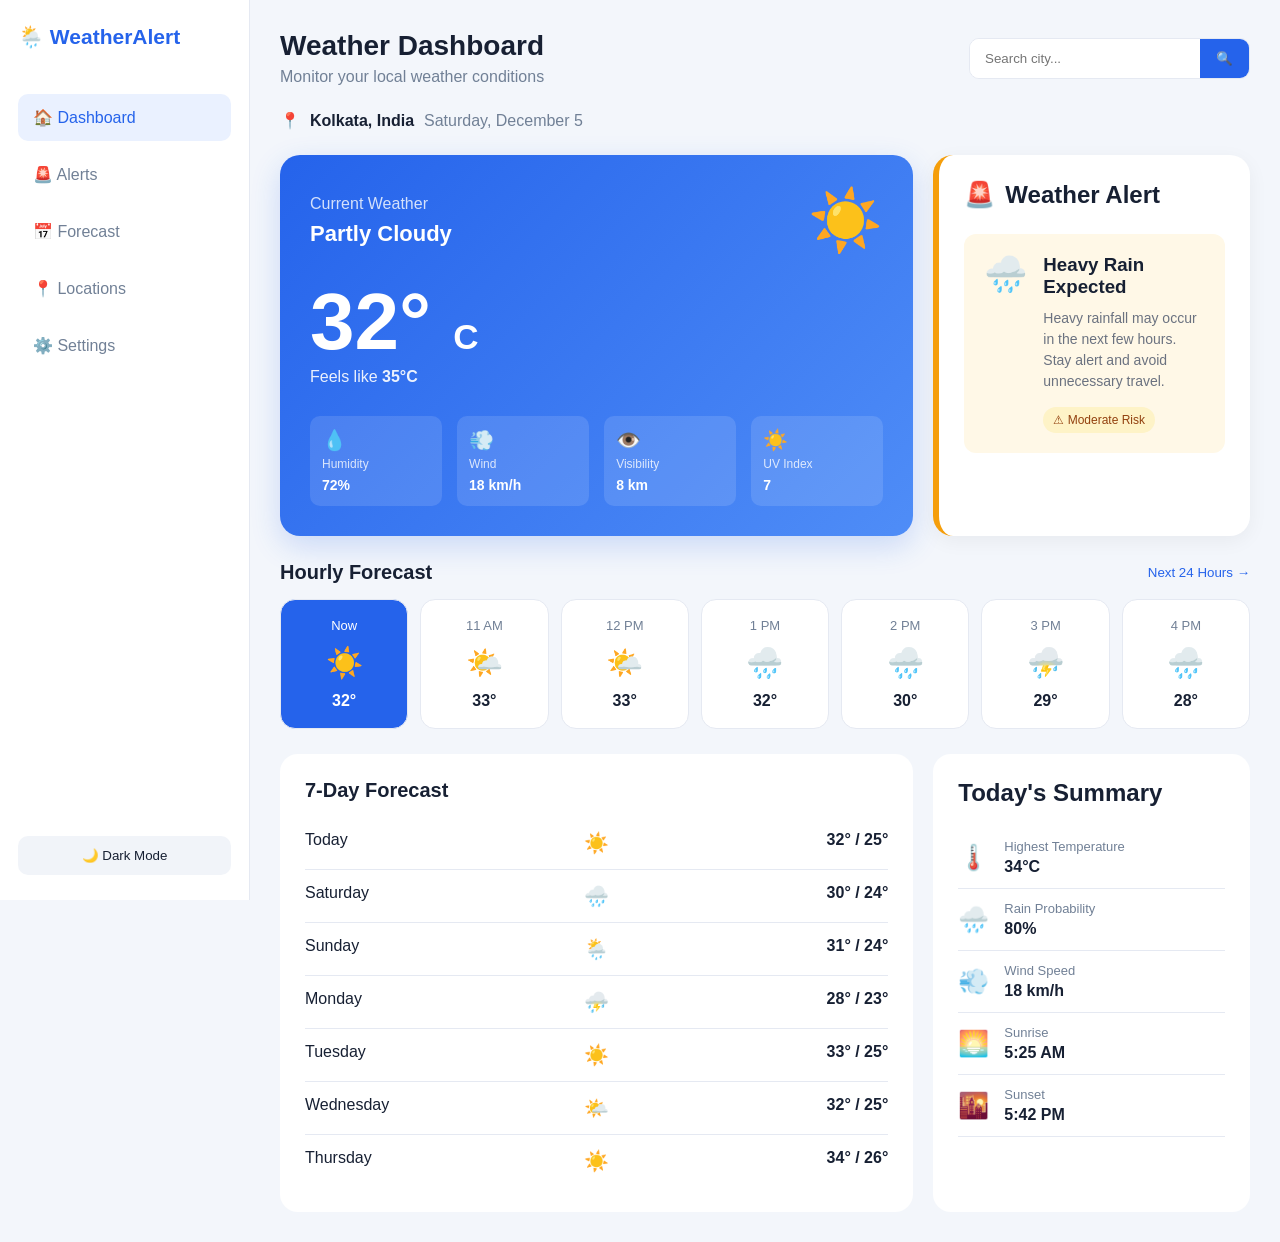
<file: index.html>
<!DOCTYPE html>
<html lang="en">
<head>
    <meta charset="UTF-8">
    <meta name="viewport" content="width=device-width, initial-scale=1.0">

    <title>Weather-Alert</title>

    <link rel="stylesheet" href="style.css">
</head>

<body>

    <!-- Sidebar -->
    <aside class="sidebar">

        <div class="logo">
            🌦️ <span>WeatherAlert</span>
        </div>

        <nav>
            <a href="index.html" class="active">🏠 Dashboard</a>
            <a href="alert.html">🚨 Alerts</a>
            <a href="forecast.html">📅 Forecast</a>
            <a href="location.html">📍 Locations</a>
            <a href="satting.html">⚙️ Settings</a>
        </nav>

        <div class="sidebar-bottom">
            <button id="darkModeBtn">🌙 Dark Mode</button>
        </div>

    </aside>


    <!-- Main Content -->
    <main class="main">

        <!-- Top bar -->
        <header class="topbar">

            <div>
                <h1>Weather Dashboard</h1>
                <p>Monitor your local weather conditions</p>
            </div>

            <div class="search-box">
                <input
                    type="text"
                    id="cityInput"
                    placeholder="Search city..."
                >

                <button onclick="searchCity()">🔍</button>
            </div>

        </header>


        <!-- Location -->
        <section class="location">
            <span>📍</span>
            <strong id="cityName">Kolkata, India</strong>
            <span id="date">Friday, September 18</span>
        </section>


        <!-- Weather Overview -->
        <section class="dashboard-grid">

            <!-- Main Weather Card -->
            <div class="weather-card">

                <div class="weather-header">
                    <div>
                        <p>Current Weather</p>
                        <h2 id="weatherCondition">Partly Cloudy</h2>
                    </div>

                    <div class="weather-icon">
                        ☀️
                    </div>
                </div>

                <div class="temperature">
                    <span id="temperature">32</span>°
                    <small>C</small>
                </div>

                <p class="feels">
                    Feels like <strong id="feelsLike">35°C</strong>
                </p>

                <div class="weather-stats">

                    <div>
                        <span>💧</span>
                        <p>Humidity</p>
                        <strong id="humidity">72%</strong>
                    </div>

                    <div>
                        <span>💨</span>
                        <p>Wind</p>
                        <strong id="wind">18 km/h</strong>
                    </div>

                    <div>
                        <span>👁️</span>
                        <p>Visibility</p>
                        <strong id="visibility">8 km</strong>
                    </div>

                    <div>
                        <span>☀️</span>
                        <p>UV Index</p>
                        <strong id="uv">7</strong>
                    </div>

                </div>

            </div>


            <!-- Alert Card -->
            <div class="alert-card">

                <div class="alert-title">
                    <span>🚨</span>
                    <h2>Weather Alert</h2>
                </div>

                <div class="alert-content">

                    <span class="alert-icon">🌧️</span>

                    <div>
                        <h3>Heavy Rain Expected</h3>

                        <p>
                            Heavy rainfall may occur in the next
                            few hours. Stay alert and avoid
                            unnecessary travel.
                        </p>

                        <span class="warning">
                            ⚠ Moderate Risk
                        </span>
                    </div>

                </div>

            </div>

        </section>


        <!-- Hourly Forecast -->
        <section class="section">

            <div class="section-header">
                <h2>Hourly Forecast</h2>
                <button>Next 24 Hours →</button>
            </div>

            <div class="hourly">

                <div class="hour active-hour">
                    <p>Now</p>
                    <span>☀️</span>
                    <strong>32°</strong>
                </div>

                <div class="hour">
                    <p>11 AM</p>
                    <span>🌤️</span>
                    <strong>33°</strong>
                </div>

                <div class="hour">
                    <p>12 PM</p>
                    <span>🌤️</span>
                    <strong>33°</strong>
                </div>

                <div class="hour">
                    <p>1 PM</p>
                    <span>🌧️</span>
                    <strong>32°</strong>
                </div>

                <div class="hour">
                    <p>2 PM</p>
                    <span>🌧️</span>
                    <strong>30°</strong>
                </div>

                <div class="hour">
                    <p>3 PM</p>
                    <span>⛈️</span>
                    <strong>29°</strong>
                </div>

                <div class="hour">
                    <p>4 PM</p>
                    <span>🌧️</span>
                    <strong>28°</strong>
                </div>

            </div>

        </section>


        <!-- Bottom section -->
        <section class="bottom-grid">

            <!-- 7 Day Forecast -->
            <div class="forecast-card">

                <div class="section-header">
                    <h2>7-Day Forecast</h2>
                </div>

                <div class="forecast-row">
                    <span>Today</span>
                    <span>☀️</span>
                    <strong>32° / 25°</strong>
                </div>

                <div class="forecast-row">
                    <span>Saturday</span>
                    <span>🌧️</span>
                    <strong>30° / 24°</strong>
                </div>

                <div class="forecast-row">
                    <span>Sunday</span>
                    <span>🌦️</span>
                    <strong>31° / 24°</strong>
                </div>

                <div class="forecast-row">
                    <span>Monday</span>
                    <span>⛈️</span>
                    <strong>28° / 23°</strong>
                </div>

                <div class="forecast-row">
                    <span>Tuesday</span>
                    <span>☀️</span>
                    <strong>33° / 25°</strong>
                </div>

                <div class="forecast-row">
                    <span>Wednesday</span>
                    <span>🌤️</span>
                    <strong>32° / 25°</strong>
                </div>

                <div class="forecast-row">
                    <span>Thursday</span>
                    <span>☀️</span>
                    <strong>34° / 26°</strong>
                </div>

            </div>


            <!-- Quick Info -->
            <div class="info-card">

                <h2>Today's Summary</h2>

                <div class="info-item">
                    <span>🌡️</span>
                    <div>
                        <p>Highest Temperature</p>
                        <strong>34°C</strong>
                    </div>
                </div>

                <div class="info-item">
                    <span>🌧️</span>
                    <div>
                        <p>Rain Probability</p>
                        <strong>80%</strong>
                    </div>
                </div>

                <div class="info-item">
                    <span>💨</span>
                    <div>
                        <p>Wind Speed</p>
                        <strong>18 km/h</strong>
                    </div>
                </div>

                <div class="info-item">
                    <span>🌅</span>
                    <div>
                        <p>Sunrise</p>
                        <strong>5:25 AM</strong>
                    </div>
                </div>

                <div class="info-item">
                    <span>🌇</span>
                    <div>
                        <p>Sunset</p>
                        <strong>5:42 PM</strong>
                    </div>
                </div>

            </div>

        </section>

    </main>

    <script src="script.js"></script>

</body>
</html>
</file>
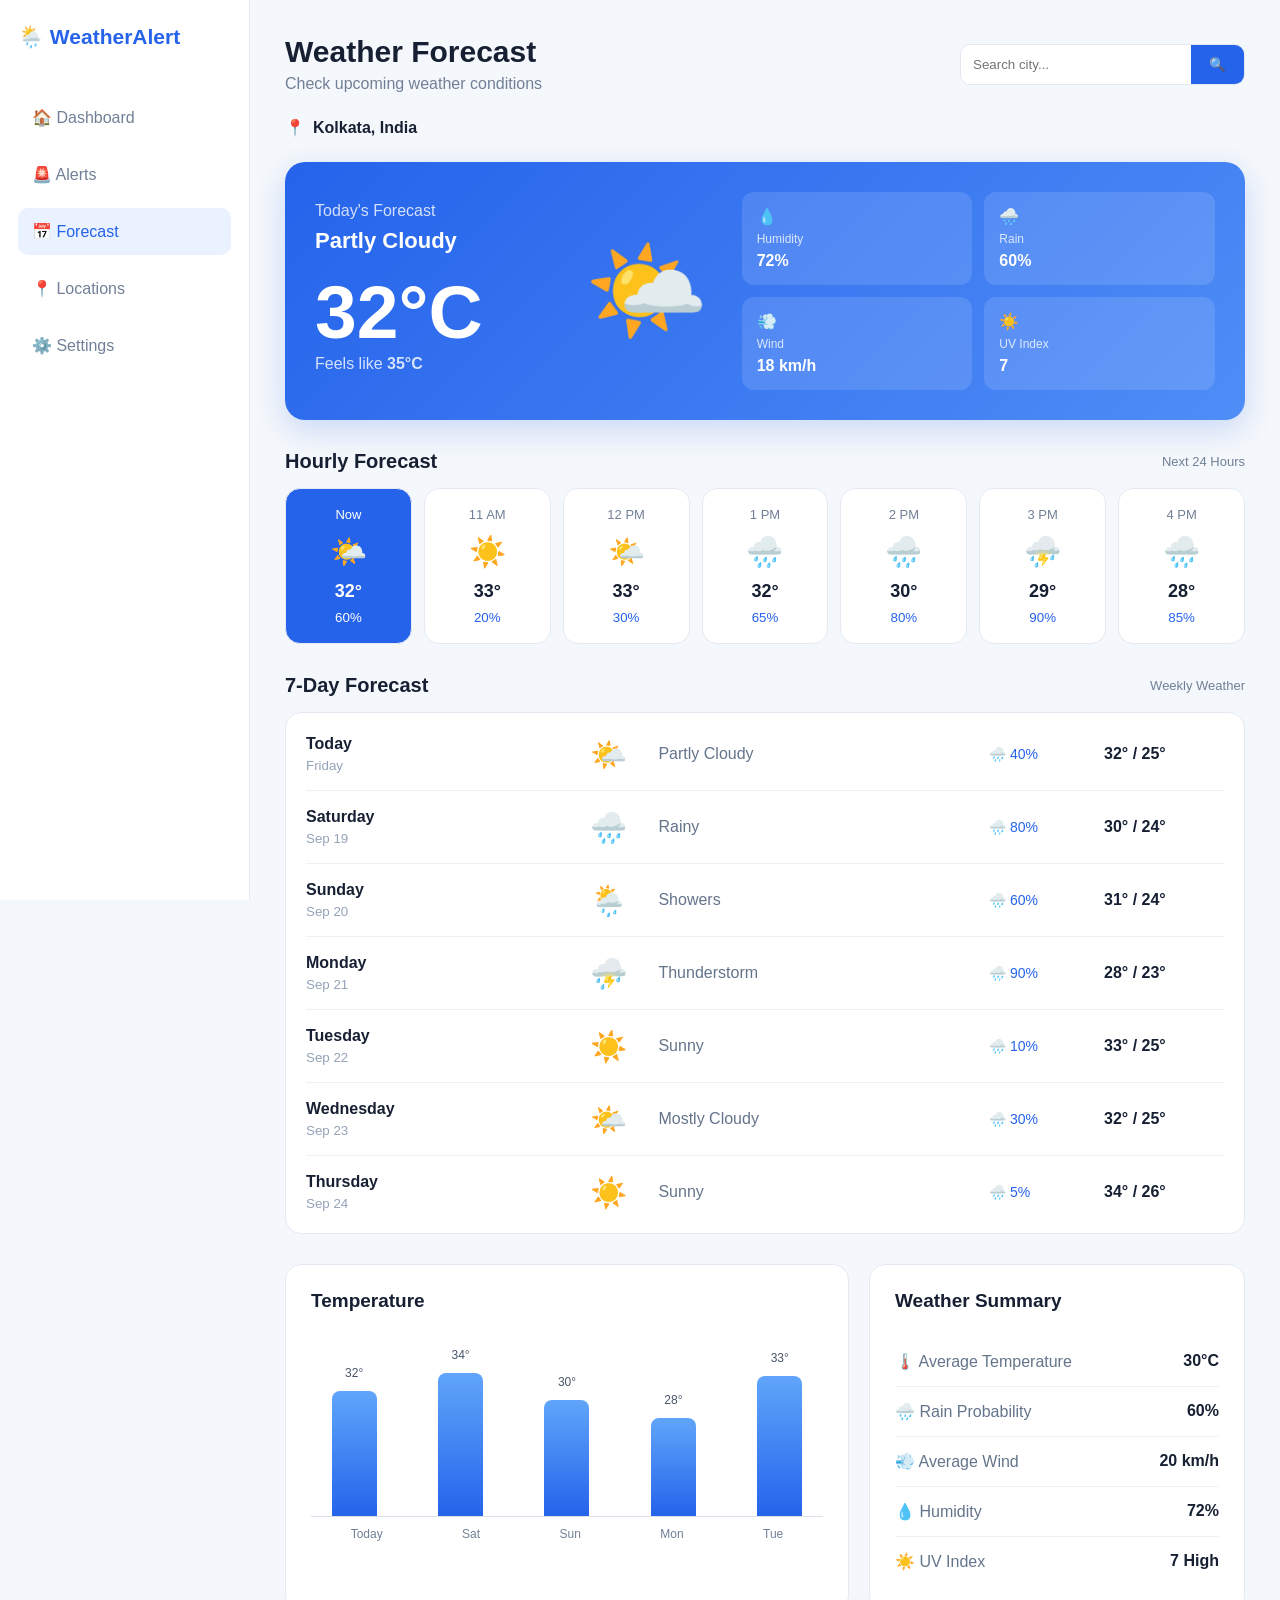
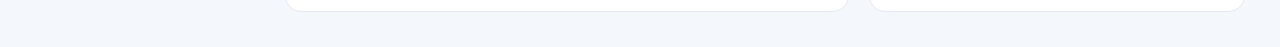
<file: forecast.html>
<!DOCTYPE html>
<html lang="en">
<head>
    <meta charset="UTF-8">
    <meta name="viewport" content="width=device-width, initial-scale=1.0">
    <title>WeatherAlert - Forecast</title>
    <link rel="stylesheet" href="forecast.css">
</head>

<body>

<aside class="sidebar">

    <div class="logo">🌦️ WeatherAlert</div>

    <nav>
        <a href="index.html">🏠 Dashboard</a>
        <a href="alert.html">🚨 Alerts</a>
        <a href="forecast.html" class="active">📅 Forecast</a>
        <a href="location.html">📍 Locations</a>
        <a href="satting.html">⚙️ Settings</a>
    </nav>

</aside>


<main class="main">

    <header class="header">

        <div>
            <h1>Weather Forecast</h1>
            <p>Check upcoming weather conditions</p>
        </div>

        <div class="search">
            <input
                type="text"
                id="cityInput"
                placeholder="Search city..."
            >
            <button onclick="searchCity()">🔍</button>
        </div>

    </header>


    <section class="location">
        📍 <strong id="cityName">Kolkata, India</strong>
    </section>


    <!-- TODAY -->
    <section class="today-card">

        <div class="today-info">

            <p>Today's Forecast</p>

            <h2 id="todayCondition">
                Partly Cloudy
            </h2>

            <div class="today-temp">
                <span id="todayTemp">32</span>°C
            </div>

            <p>
                Feels like
                <strong id="feelsLike">35°C</strong>
            </p>

        </div>

        <div class="today-icon">
            🌤️
        </div>

        <div class="today-stats">

            <div>
                💧
                <span>Humidity</span>
                <strong id="humidity">72%</strong>
            </div>

            <div>
                🌧️
                <span>Rain</span>
                <strong id="rain">60%</strong>
            </div>

            <div>
                💨
                <span>Wind</span>
                <strong id="wind">18 km/h</strong>
            </div>

            <div>
                ☀️
                <span>UV Index</span>
                <strong id="uv">7</strong>
            </div>

        </div>

    </section>


    <!-- HOURLY -->
    <section class="section">

        <div class="section-title">
            <h2>Hourly Forecast</h2>
            <span>Next 24 Hours</span>
        </div>

        <div class="hourly-container" id="hourlyForecast">

            <div class="hour active">
                <p>Now</p>
                <span>🌤️</span>
                <strong>32°</strong>
                <small>60%</small>
            </div>

            <div class="hour">
                <p>11 AM</p>
                <span>☀️</span>
                <strong>33°</strong>
                <small>20%</small>
            </div>

            <div class="hour">
                <p>12 PM</p>
                <span>🌤️</span>
                <strong>33°</strong>
                <small>30%</small>
            </div>

            <div class="hour">
                <p>1 PM</p>
                <span>🌧️</span>
                <strong>32°</strong>
                <small>65%</small>
            </div>

            <div class="hour">
                <p>2 PM</p>
                <span>🌧️</span>
                <strong>30°</strong>
                <small>80%</small>
            </div>

            <div class="hour">
                <p>3 PM</p>
                <span>⛈️</span>
                <strong>29°</strong>
                <small>90%</small>
            </div>

            <div class="hour">
                <p>4 PM</p>
                <span>🌧️</span>
                <strong>28°</strong>
                <small>85%</small>
            </div>

        </div>

    </section>


    <!-- 7 DAY -->
    <section class="section">

        <div class="section-title">
            <h2>7-Day Forecast</h2>
            <span>Weekly Weather</span>
        </div>

        <div class="weekly-card" id="weeklyForecast">

            <div class="day today">
                <div>
                    <strong>Today</strong>
                    <small>Friday</small>
                </div>

                <span>🌤️</span>

                <div class="condition">
                    Partly Cloudy
                </div>

                <div class="rain">
                    🌧️ 40%
                </div>

                <strong>32° / 25°</strong>
            </div>


            <div class="day">

                <div>
                    <strong>Saturday</strong>
                    <small>Sep 19</small>
                </div>

                <span>🌧️</span>

                <div class="condition">
                    Rainy
                </div>

                <div class="rain">
                    🌧️ 80%
                </div>

                <strong>30° / 24°</strong>

            </div>


            <div class="day">

                <div>
                    <strong>Sunday</strong>
                    <small>Sep 20</small>
                </div>

                <span>🌦️</span>

                <div class="condition">
                    Showers
                </div>

                <div class="rain">
                    🌧️ 60%
                </div>

                <strong>31° / 24°</strong>

            </div>


            <div class="day">

                <div>
                    <strong>Monday</strong>
                    <small>Sep 21</small>
                </div>

                <span>⛈️</span>

                <div class="condition">
                    Thunderstorm
                </div>

                <div class="rain">
                    🌧️ 90%
                </div>

                <strong>28° / 23°</strong>

            </div>


            <div class="day">

                <div>
                    <strong>Tuesday</strong>
                    <small>Sep 22</small>
                </div>

                <span>☀️</span>

                <div class="condition">
                    Sunny
                </div>

                <div class="rain">
                    🌧️ 10%
                </div>

                <strong>33° / 25°</strong>

            </div>


            <div class="day">

                <div>
                    <strong>Wednesday</strong>
                    <small>Sep 23</small>
                </div>

                <span>🌤️</span>

                <div class="condition">
                    Mostly Cloudy
                </div>

                <div class="rain">
                    🌧️ 30%
                </div>

                <strong>32° / 25°</strong>

            </div>


            <div class="day">

                <div>
                    <strong>Thursday</strong>
                    <small>Sep 24</small>
                </div>

                <span>☀️</span>

                <div class="condition">
                    Sunny
                </div>

                <div class="rain">
                    🌧️ 5%
                </div>

                <strong>34° / 26°</strong>

            </div>

        </div>

    </section>


    <!-- WEATHER DETAILS -->
    <section class="details-grid">

        <div class="details-card">

            <h2>Temperature</h2>

            <div class="chart">

                <div class="bar" style="height:70%">
                    <span>32°</span>
                </div>

                <div class="bar" style="height:80%">
                    <span>34°</span>
                </div>

                <div class="bar" style="height:65%">
                    <span>30°</span>
                </div>

                <div class="bar" style="height:55%">
                    <span>28°</span>
                </div>

                <div class="bar" style="height:78%">
                    <span>33°</span>
                </div>

            </div>

            <div class="chart-labels">
                <span>Today</span>
                <span>Sat</span>
                <span>Sun</span>
                <span>Mon</span>
                <span>Tue</span>
            </div>

        </div>


        <div class="details-card">

            <h2>Weather Summary</h2>

            <div class="detail-row">
                <span>🌡️ Average Temperature</span>
                <strong>30°C</strong>
            </div>

            <div class="detail-row">
                <span>🌧️ Rain Probability</span>
                <strong>60%</strong>
            </div>

            <div class="detail-row">
                <span>💨 Average Wind</span>
                <strong>20 km/h</strong>
            </div>

            <div class="detail-row">
                <span>💧 Humidity</span>
                <strong>72%</strong>
            </div>

            <div class="detail-row">
                <span>☀️ UV Index</span>
                <strong>7 High</strong>
            </div>

        </div>

    </section>

</main>

<script src="forecast.js"></script>

</body>
</html>
</file>
<file: style.css>
* {
    margin: 0;
    padding: 0;
    box-sizing: border-box;
}

:root {
    --primary: #2563eb;
    --background: #f3f6fb;
    --card: #ffffff;
    --text: #172033;
    --muted: #718096;
    --border: #e5e9f2;
    --sidebar: #ffffff;
}

body {
    font-family: Arial, Helvetica, sans-serif;
    background: var(--background);
    color: var(--text);
    display: flex;
    min-height: 100vh;
}


/* ================= SIDEBAR ================= */

.sidebar {
    width: 250px;
    background: var(--sidebar);
    border-right: 1px solid var(--border);
    padding: 25px 18px;
    position: fixed;
    left: 0;
    top: 0;
    bottom: 0;
}

.logo {
    font-size: 21px;
    font-weight: bold;
    margin-bottom: 45px;
    color: var(--primary);
}

nav {
    display: flex;
    flex-direction: column;
    gap: 10px;
}

nav a {
    text-decoration: none;
    color: var(--muted);
    padding: 14px 15px;
    border-radius: 10px;
    transition: 0.3s;
}

nav a:hover,
nav a.active {
    background: #eaf1ff;
    color: var(--primary);
}

.sidebar-bottom {
    position: absolute;
    bottom: 25px;
    left: 18px;
    right: 18px;
}

.sidebar-bottom button {
    width: 100%;
    padding: 12px;
    border: none;
    border-radius: 10px;
    cursor: pointer;
    background: #f1f4f9;
    color: var(--text);
}


/* ================= MAIN ================= */

.main {
    margin-left: 250px;
    padding: 30px;
    width: calc(100% - 250px);
}


/* ================= TOPBAR ================= */

.topbar {
    display: flex;
    justify-content: space-between;
    align-items: center;
    margin-bottom: 25px;
}

.topbar h1 {
    font-size: 28px;
    margin-bottom: 6px;
}

.topbar p {
    color: var(--muted);
}

.search-box {
    display: flex;
    background: white;
    border: 1px solid var(--border);
    border-radius: 10px;
    overflow: hidden;
}

.search-box input {
    width: 230px;
    padding: 12px 15px;
    border: none;
    outline: none;
}

.search-box button {
    padding: 0 16px;
    border: none;
    background: var(--primary);
    color: white;
    cursor: pointer;
}


/* ================= LOCATION ================= */

.location {
    display: flex;
    gap: 10px;
    align-items: center;
    margin-bottom: 25px;
}

.location span:last-child {
    color: var(--muted);
}


/* ================= DASHBOARD ================= */

.dashboard-grid {
    display: grid;
    grid-template-columns: 2fr 1fr;
    gap: 20px;
}


/* ================= WEATHER CARD ================= */

.weather-card {
    background: linear-gradient(
        135deg,
        #2563eb,
        #4f8df7
    );

    color: white;
    border-radius: 20px;
    padding: 30px;
    min-height: 350px;
    box-shadow: 0 10px 30px rgba(37, 99, 235, 0.2);
}

.weather-header {
    display: flex;
    justify-content: space-between;
    align-items: center;
}

.weather-header p {
    opacity: 0.8;
    margin-bottom: 8px;
}

.weather-header h2 {
    font-size: 22px;
}

.weather-icon {
    font-size: 60px;
}

.temperature {
    font-size: 80px;
    font-weight: bold;
    margin-top: 20px;
}

.temperature small {
    font-size: 35px;
}

.feels {
    opacity: 0.9;
}

.weather-stats {
    display: grid;
    grid-template-columns: repeat(4, 1fr);
    margin-top: 30px;
    gap: 15px;
}

.weather-stats div {
    background: rgba(255,255,255,0.12);
    padding: 12px;
    border-radius: 10px;
}

.weather-stats span {
    font-size: 20px;
}

.weather-stats p {
    font-size: 12px;
    opacity: 0.8;
    margin: 5px 0;
}

.weather-stats strong {
    font-size: 14px;
}


/* ================= ALERT ================= */

.alert-card {
    background: white;
    border-radius: 20px;
    padding: 25px;
    border-left: 6px solid #f59e0b;
    box-shadow: 0 5px 20px rgba(0,0,0,0.05);
}

.alert-title {
    display: flex;
    align-items: center;
    gap: 10px;
    margin-bottom: 25px;
}

.alert-title span {
    font-size: 25px;
}

.alert-content {
    display: flex;
    gap: 15px;
    background: #fff8e7;
    padding: 20px;
    border-radius: 12px;
}

.alert-icon {
    font-size: 35px;
}

.alert-content h3 {
    margin-bottom: 10px;
}

.alert-content p {
    color: #6b7280;
    line-height: 1.5;
    font-size: 14px;
}

.warning {
    display: inline-block;
    margin-top: 15px;
    background: #fef3c7;
    color: #92400e;
    padding: 6px 10px;
    border-radius: 20px;
    font-size: 12px;
}


/* ================= SECTIONS ================= */

.section {
    margin-top: 25px;
}

.section-header {
    display: flex;
    justify-content: space-between;
    align-items: center;
    margin-bottom: 15px;
}

.section-header h2 {
    font-size: 20px;
}

.section-header button {
    border: none;
    background: none;
    color: var(--primary);
    cursor: pointer;
}


/* ================= HOURLY ================= */

.hourly {
    display: grid;
    grid-template-columns: repeat(7, 1fr);
    gap: 12px;
}

.hour {
    background: white;
    padding: 18px 10px;
    border-radius: 15px;
    text-align: center;
    border: 1px solid var(--border);
}

.hour p {
    font-size: 13px;
    color: var(--muted);
}

.hour span {
    display: block;
    font-size: 30px;
    margin: 12px 0;
}

.active-hour {
    background: var(--primary);
    color: white;
}

.active-hour p {
    color: white;
}


/* ================= BOTTOM ================= */

.bottom-grid {
    display: grid;
    grid-template-columns: 2fr 1fr;
    gap: 20px;
    margin-top: 25px;
}

.forecast-card,
.info-card {
    background: white;
    border-radius: 18px;
    padding: 25px;
}

.forecast-row {
    display: grid;
    grid-template-columns: 1fr 1fr 1fr;
    padding: 14px 0;
    border-bottom: 1px solid var(--border);
}

.forecast-row:last-child {
    border-bottom: none;
}

.forecast-row span:nth-child(2) {
    text-align: center;
    font-size: 20px;
}

.forecast-row strong {
    text-align: right;
}


/* ================= INFO ================= */

.info-card h2 {
    margin-bottom: 20px;
}

.info-item {
    display: flex;
    align-items: center;
    gap: 15px;
    padding: 12px 0;
    border-bottom: 1px solid var(--border);
}

.info-item span {
    font-size: 25px;
}

.info-item p {
    color: var(--muted);
    font-size: 13px;
    margin-bottom: 4px;
}


/* ================= RESPONSIVE ================= */

@media (max-width: 1000px) {

    .dashboard-grid,
    .bottom-grid {
        grid-template-columns: 1fr;
    }

    .hourly {
        grid-template-columns: repeat(4, 1fr);
    }
}

@media (max-width: 700px) {

    .sidebar {
        width: 70px;
    }

    .logo span,
    nav a {
        font-size: 0;
    }

    nav a::first-letter {
        font-size: 20px;
    }

    .main {
        margin-left: 70px;
        width: calc(100% - 70px);
        padding: 20px;
    }

    .topbar {
        flex-direction: column;
        align-items: flex-start;
        gap: 15px;
    }

    .search-box {
        width: 100%;
    }

    .search-box input {
        width: 100%;
    }

    .weather-stats {
        grid-template-columns: repeat(2, 1fr);
    }

    .hourly {
        grid-template-columns: repeat(2, 1fr);
    }
}

/* ===============================
   DARK MODE
================================ */

body.dark {
    --background: #0f172a;
    --card: #1e293b;
    --text: #f8fafc;
    --muted: #94a3b8;
    --border: #334155;
    --sidebar: #111827;
}

body.dark .forecast-card,
body.dark .info-card,
body.dark .alert-card,
body.dark .hour,
body.dark .search-box {
    background: var(--card);
}

body.dark .alert-content {
    background: #3b321d;
}

body.dark .sidebar-bottom button {
    background: #263244;
    color: white;
}
</file>
<file: forecast.css>
* {
    margin: 0;
    padding: 0;
    box-sizing: border-box;
}

body {
    font-family: Arial, sans-serif;
    background: #f4f7fb;
    color: #172033;
}


/* SIDEBAR */

.sidebar {
    position: fixed;
    left: 0;
    top: 0;
    bottom: 0;

    width: 250px;

    background: white;

    border-right: 1px solid #e5e9f2;

    padding: 25px 18px;
}

.logo {
    font-size: 21px;
    font-weight: bold;

    color: #2563eb;

    margin-bottom: 45px;
}

nav {
    display: flex;
    flex-direction: column;
    gap: 10px;
}

nav a {
    text-decoration: none;

    color: #718096;

    padding: 14px;

    border-radius: 10px;

    transition: 0.3s;
}

nav a:hover,
nav a.active {
    background: #eaf1ff;
    color: #2563eb;
}


/* MAIN */

.main {
    margin-left: 250px;

    padding: 35px;

    max-width: 1500px;
}


/* HEADER */

.header {
    display: flex;

    justify-content: space-between;
    align-items: center;

    margin-bottom: 25px;
}

.header h1 {
    font-size: 30px;
    margin-bottom: 6px;
}

.header p {
    color: #718096;
}

.search {
    display: flex;

    background: white;

    border: 1px solid #e2e8f0;

    border-radius: 10px;

    overflow: hidden;
}

.search input {
    width: 230px;

    border: none;

    outline: none;

    padding: 12px;
}

.search button {
    border: none;

    background: #2563eb;

    color: white;

    padding: 0 18px;

    cursor: pointer;
}


/* LOCATION */

.location {
    margin-bottom: 25px;

    display: flex;

    gap: 8px;

    align-items: center;
}


/* TODAY */

.today-card {
    background:
        linear-gradient(
            135deg,
            #2563eb,
            #4f8df7
        );

    color: white;

    border-radius: 20px;

    padding: 30px;

    display: grid;

    grid-template-columns: 1fr 150px 2fr;

    align-items: center;

    gap: 20px;

    box-shadow:
        0 10px 30px rgba(37,99,235,.2);
}

.today-info p {
    opacity: .8;

    margin-bottom: 8px;
}

.today-info h2 {
    font-size: 22px;
}

.today-temp {
    font-size: 75px;

    font-weight: bold;

    margin-top: 15px;
}

.today-icon {
    font-size: 100px;

    text-align: center;
}

.today-stats {
    display: grid;

    grid-template-columns:
        repeat(2, 1fr);

    gap: 12px;
}

.today-stats div {
    background:
        rgba(255,255,255,.12);

    border-radius: 12px;

    padding: 15px;
}

.today-stats span {
    display: block;

    font-size: 12px;

    opacity: .8;

    margin: 6px 0;
}


/* SECTION */

.section {
    margin-top: 30px;
}

.section-title {
    display: flex;

    justify-content: space-between;

    align-items: center;

    margin-bottom: 15px;
}

.section-title h2 {
    font-size: 20px;
}

.section-title span {
    color: #718096;

    font-size: 13px;
}


/* HOURLY */

.hourly-container {
    display: grid;

    grid-template-columns:
        repeat(7, 1fr);

    gap: 12px;
}

.hour {
    background: white;

    border: 1px solid #e5e9f2;

    border-radius: 15px;

    text-align: center;

    padding: 18px 10px;
}

.hour p {
    color: #718096;

    font-size: 13px;
}

.hour span {
    display: block;

    font-size: 30px;

    margin: 12px 0;
}

.hour strong {
    font-size: 18px;
}

.hour small {
    display: block;

    margin-top: 8px;

    color: #2563eb;
}

.hour.active {
    background: #2563eb;

    color: white;
}

.hour.active p,
.hour.active small {
    color: white;
}


/* WEEKLY */

.weekly-card {
    background: white;

    border-radius: 16px;

    padding: 5px 20px;

    border: 1px solid #e5e9f2;
}

.day {
    display: grid;

    grid-template-columns:
        1.2fr
        70px
        1.5fr
        100px
        120px;

    align-items: center;

    gap: 15px;

    padding: 17px 0;

    border-bottom: 1px solid #edf0f5;
}

.day:last-child {
    border-bottom: none;
}

.day > span {
    font-size: 30px;

    text-align: center;
}

.day small {
    display: block;

    color: #94a3b8;

    margin-top: 5px;
}

.condition {
    color: #64748b;
}

.rain {
    color: #2563eb;

    font-size: 14px;
}


/* DETAILS */

.details-grid {
    display: grid;

    grid-template-columns: 1.5fr 1fr;

    gap: 20px;

    margin-top: 30px;
}

.details-card {
    background: white;

    border-radius: 16px;

    padding: 25px;

    border: 1px solid #e5e9f2;
}

.details-card h2 {
    font-size: 19px;

    margin-bottom: 25px;
}


/* CHART */

.chart {
    height: 180px;

    display: flex;

    align-items: end;

    justify-content: space-around;

    gap: 20px;

    border-bottom: 1px solid #dbe1ea;
}

.bar {
    width: 45px;

    background:
        linear-gradient(
            #60a5fa,
            #2563eb
        );

    border-radius:
        8px 8px 0 0;

    position: relative;

    min-height: 40px;
}

.bar span {
    position: absolute;

    top: -25px;

    width: 100%;

    text-align: center;

    font-size: 12px;

    color: #475569;
}

.chart-labels {
    display: flex;

    justify-content: space-around;

    margin-top: 10px;

    color: #718096;

    font-size: 12px;
}


/* SUMMARY */

.detail-row {
    display: flex;

    justify-content: space-between;

    padding: 15px 0;

    border-bottom: 1px solid #edf0f5;
}

.detail-row:last-child {
    border-bottom: none;
}

.detail-row span {
    color: #64748b;
}


/* RESPONSIVE */

@media (max-width: 1000px) {

    .today-card {
        grid-template-columns: 1fr 1fr;
    }

    .today-stats {
        grid-column: 1 / -1;
    }

    .hourly-container {
        grid-template-columns:
            repeat(4, 1fr);
    }

    .details-grid {
        grid-template-columns: 1fr;
    }
}


@media (max-width: 700px) {

    .sidebar {
        width: 70px;
    }

    .logo {
        font-size: 0;
    }

    .logo::first-letter {
        font-size: 22px;
    }

    nav a {
        font-size: 0;

        text-align: center;
    }

    nav a::first-letter {
        font-size: 20px;
    }

    .main {
        margin-left: 70px;

        padding: 20px;
    }

    .header {
        flex-direction: column;

        align-items: flex-start;

        gap: 15px;
    }

    .search {
        width: 100%;
    }

    .search input {
        width: 100%;
    }

    .today-card {
        grid-template-columns: 1fr;

        text-align: center;
    }

    .today-stats {
        grid-column: auto;
    }

    .hourly-container {
        grid-template-columns:
            repeat(2, 1fr);
    }

    .day {
        grid-template-columns:
            1fr 50px 1fr;

        gap: 8px;
    }

    .day .rain {
        display: none;
    }

    .day > strong {
        text-align: right;
    }

    .condition {
        display: none;
    }
}
</file>
